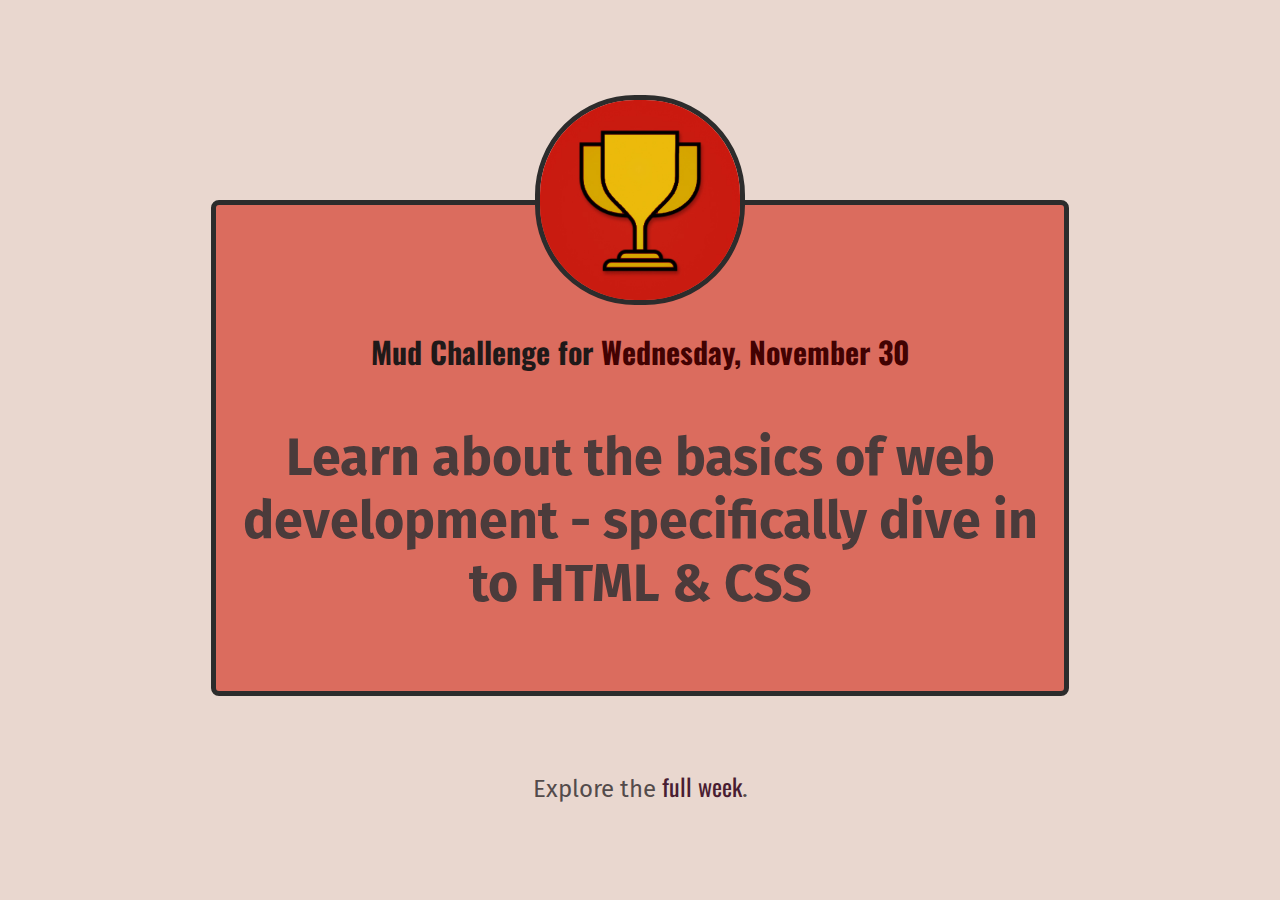
<file: index.html>
<!DOCTYPE html>
<html lang="en">

<head>
    <link rel="preconnect" href="https://fonts.googleapis.com">
    <link rel="preconnect" href="https://fonts.gstatic.com" crossorigin>
    <link href="https://fonts.googleapis.com/css2?family=Fira+Sans:wght@400;700&family=Oswald:wght@700&display=swap"
        rel="stylesheet">
    <meta charset="UTF-8">
    <link rel="stylesheet" href="styles/shared.css">
    <link rel="stylesheet" href="styles/daily-challenge.css">
    <title>My Daily Challenge</title>
</head>

<body>
    <main>
        <img src="images/challenges-trophy.jpg" alt="A Trophy">
        <h1>Mud Challenge for <span>Wednesday, November 30</span></h1>
        <p id="todays-challenge">Learn about the basics of web development - specifically dive in to HTML & CSS</p>
    </main>
    <footer>
        <p>Explore the <a href="full-week.html">full week</a>.</p>
    </footer>
</body>

</html>
</file>
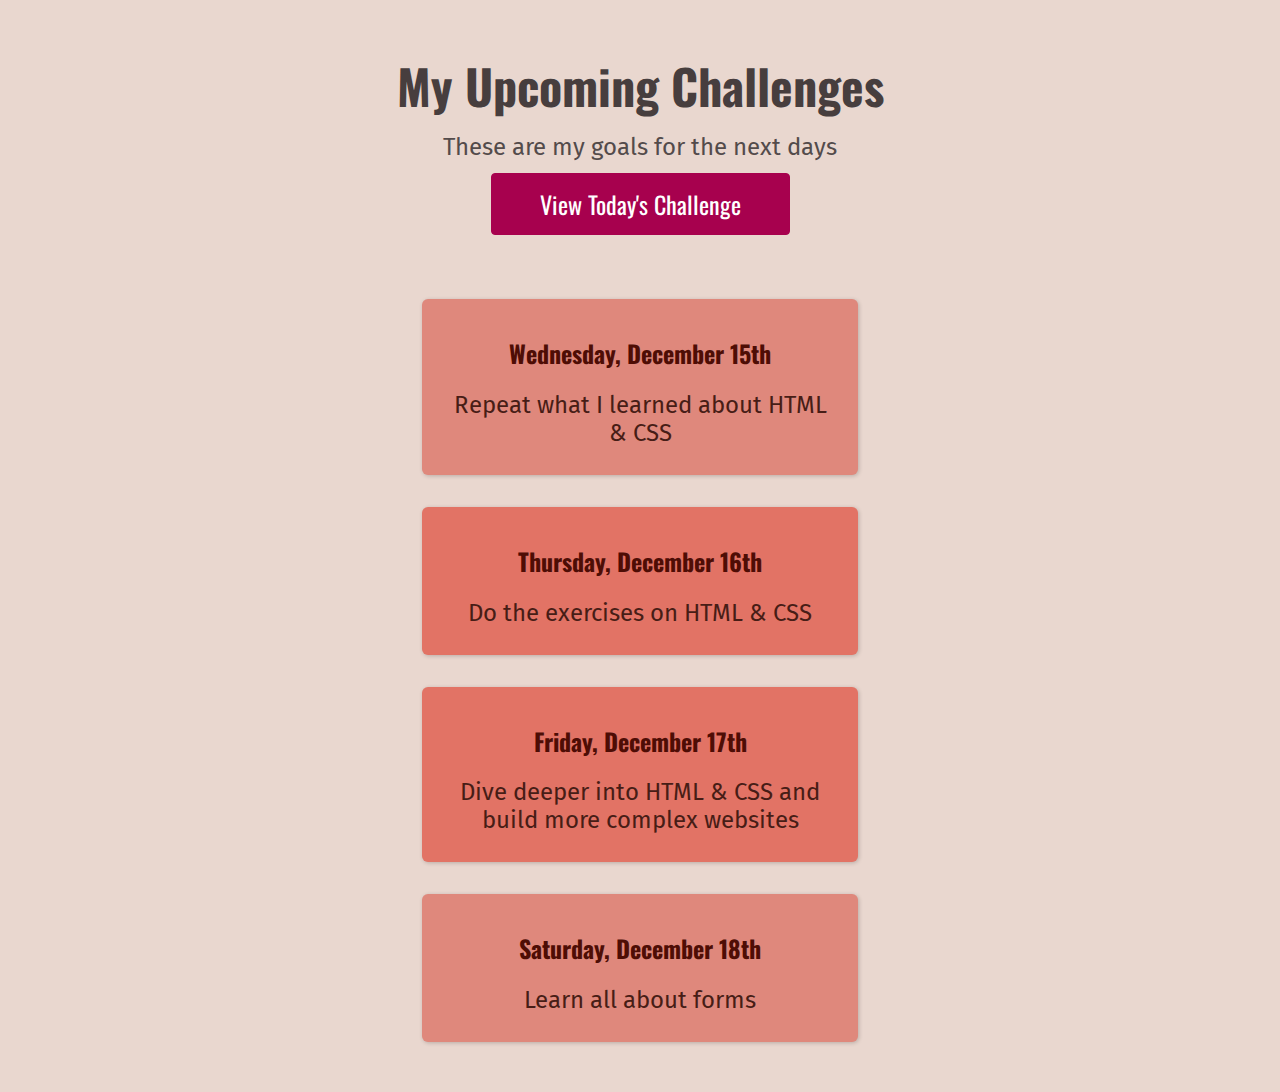
<file: full-week.html>
<!DOCTYPE html>
<html lang="en">

<head>
    <meta charset="UTF-8">
    <link rel="preconnect" href="https://fonts.googleapis.com">
    <link rel="preconnect" href="https://fonts.gstatic.com" crossorigin>
    <link href="https://fonts.googleapis.com/css2?family=Fira+Sans:wght@400;700&family=Oswald:wght@700&display=swap"
        rel="stylesheet">
    <link rel="stylesheet" href="styles/shared.css">
    <link rel="stylesheet" href="styles/full-week.css">
    <title>My Upcoming Challenges</title>
</head>

<body>
    <header>
        <h1>My Upcoming Challenges</h1>
        <p id="description">These are my goals for the next days</p>
        <a href="index.html">View Today's Challenge</a>
    </header>
    <main>
        <ol>
            <li>
                <h2>Wednesday, December 15th</h2>
                <p>Repeat what I learned about HTML & CSS</p>
            </li>
            <li class="highlight-goal">
                <h2>Thursday, December 16th</h2>
                <p>Do the exercises on HTML & CSS</p>
            </li>
            <li class="highlight-goal">
                <h2>Friday, December 17th</h2>
                <p> Dive deeper into HTML & CSS and build more complex websites</p>
            </li>
            <li>
                <h2>Saturday, December 18th</h2>
                <p>Learn all about forms</p>
            </li>
        </ol>
    </main>
</body>

</html>
</file>
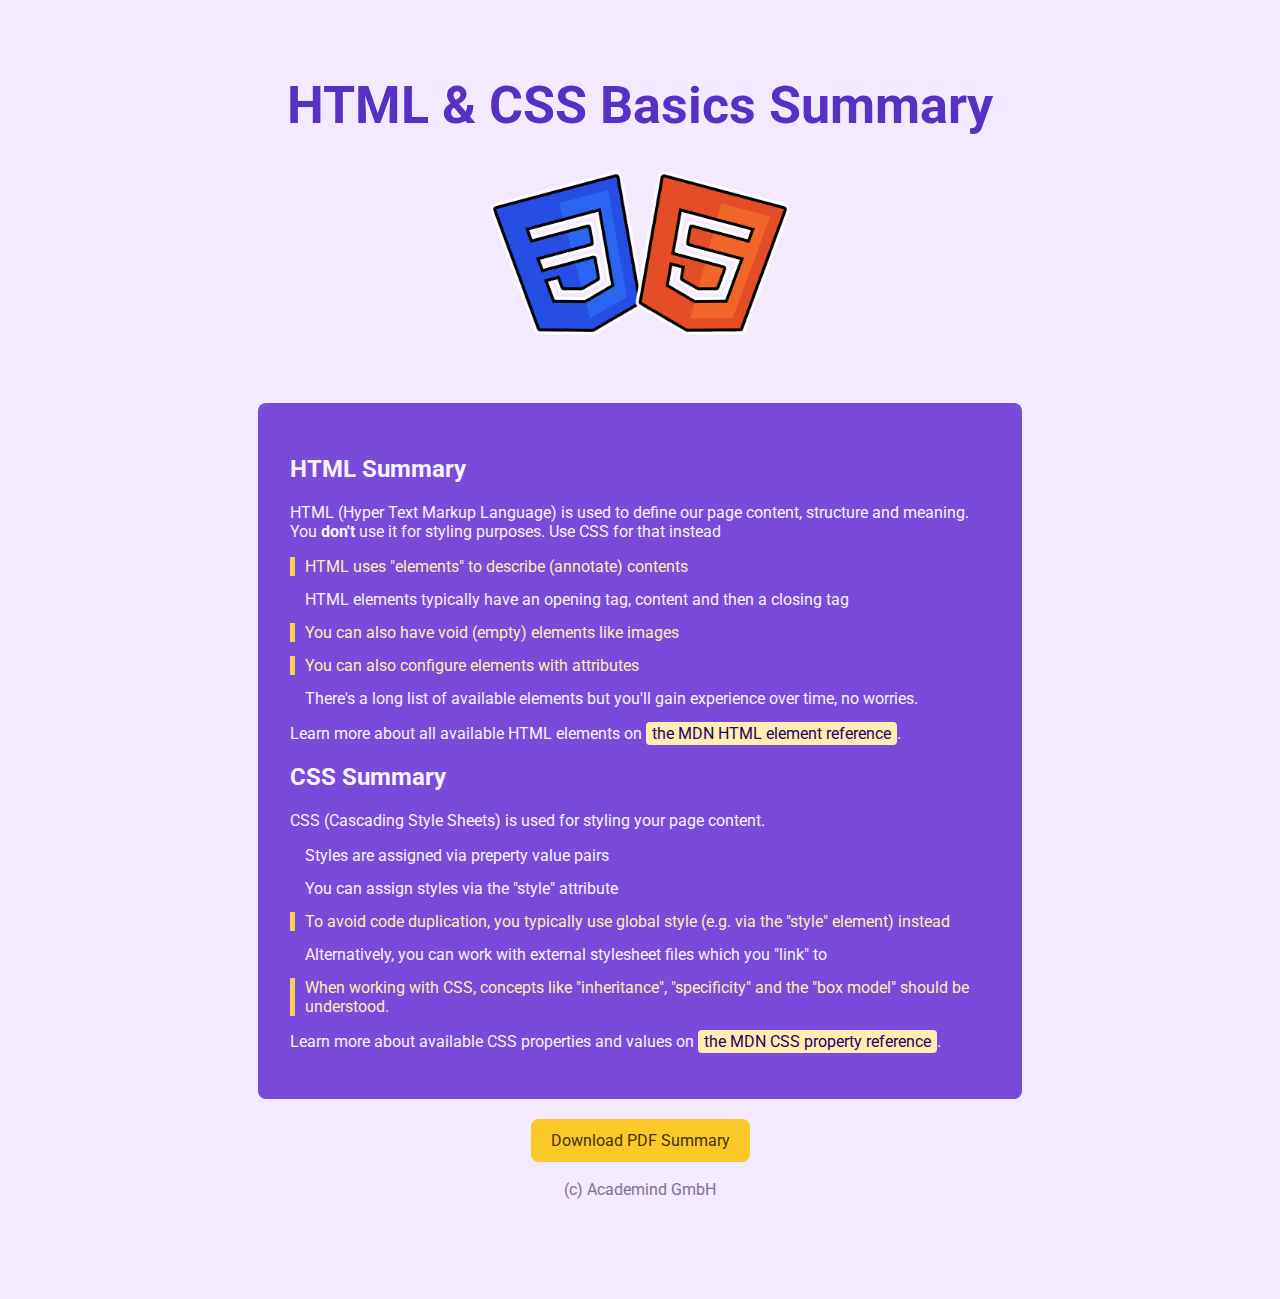
<file: html-css.html>
<!DOCTYPE html>
<html lang="en">

<head>
    <meta charset="UTF-8">
    <title>HTML & CSS Basics Summary</title>
    <link rel="preconnect" href="https://fonts.googleapis.com">
    <link rel="preconnect" href="https://fonts.gstatic.com" crossorigin>
    <link href="https://fonts.googleapis.com/css2?family=Roboto:wght@400;900&display=swap" rel="stylesheet">
    <link rel="stylesheet" href="styles/html-css.css">
</head>

<body>
    <header>
        <h1>HTML & CSS Basics Summary</h1>
        <img src="images/html-css.png" alt="HTML and CSS logos">
    </header>
    <main>
        <h2>HTML Summary</h2>
        <p>HTML (Hyper Text Markup Language) is used to define our page content,
            structure and meaning. You <span class="highlight">don't</span> use it for styling purposes. Use CSS
            for that instead
        </p>
        <ul id="html-list">
            <li class="extra-important">HTML uses "elements" to describe (annotate) contents</li>
            <li>HTML elements typically have an opening tag, content and then a closing tag</li>
            <li class="extra-important">You can also have void (empty) elements like images</li>
            <li class="extra-important">You can also configure elements with attributes</li>
            <li>There's a long list of available elements but you'll gain experience over time, no worries.</li>
        </ul>
        <p>Learn more about all available HTML elements on <a
                href="https://developer.mozilla.org/en-US/docs/Web/HTML/Element">the MDN HTML element reference</a>.
        </p>

        <h2>CSS Summary</h2>
        <p>CSS (Cascading Style Sheets) is used for styling your page content.</p>
        <ul id="css-list">
            <li>Styles are assigned via preperty value pairs</li>
            <li>You can assign styles via the "style" attribute</li>
            <li class="extra-important">To avoid code duplication, you typically use global style (e.g. via the "style" element) instead</li>
            <li>Alternatively, you can work with external stylesheet files which you "link" to</li>
            <li class="extra-important">When working with CSS, concepts like "inheritance", "specificity" and the "box model" should be
                understood.</li>
        </ul>
        <p>Learn more about available CSS properties and values on <a
                href="https://developer.mozilla.org/en-US/docs/Web/CSS/Reference">the MDN CSS property reference</a>.
        </p>
    </main>
    <footer>
        <a href="html-css-basics-summary.pdf" target="_blank">Download PDF Summary</a>
        <p>(c) Academind GmbH</p>
    </footer>
</body>

</html>
</file>
<file: styles/shared.css>
body {
    background-color: rgb(233, 215, 207);
    text-align: center;
    color: rgb(83, 75, 75);
    margin: 50px;
}

h1 {
    font-family: 'Oswald', sans-serif;
}

p {
    font-family: 'Fira Sans', sans-serif;
    font-size: 24px;
}

a {
    font-family: 'Oswald', sans-serif;
    text-decoration: none;
    color: rgb(167, 1, 78);
}

a:hover {
    text-decoration: underline;
}
</file>
<file: styles/daily-challenge.css>
main {
    width: 800px;
    margin: 200px auto 72px auto;
    background-color: rgb(219, 108, 94);
    padding: 24px;
    border: 5px solid rgb(44, 44, 44);
    border-radius: 8px;
    box-shadow: 1xp 2px 8px rgba(0, 0, 0, 0.3);
}

img {
    width: 200px;
    height: 200px;
    border-radius: 100px;
    border: 5px solid rgb(44, 44, 44);
    margin-top: -134px;
}

h1 {
    font-size: 30px;
    color: rgb(31, 25, 25);
}

a {
    color: rgb(73, 29, 50);
}

span {
    color: rgb(66, 2, 2);
}

#todays-challenge {
    color: rgb(75, 59, 59);
    font-weight: bold;
    font-size: 52px;
}
</file>
<file: styles/full-week.css>
header {
    margin-bottom: 64px;
}

h1 {
    font-size: 48px;
    color: rgb(71, 62, 62);
    margin: 0;
}

#description {
    margin: 12px;
}

/* header p {
    margin-bottom: 36px;
} */

a {
    padding: 12px 48px;
    background-color: rgb(167, 1, 78);
    color: white;
    border: 1px solid rgb(167, 1, 78);
    border-radius: 4px;
    font-size: 24px;
    display: inline-block;
    margin: 0;
}

a:hover {
    text-decoration: none;
    background-color: rgb(180, 12, 90);
}



ol {
    list-style: none;
    width: 500px;
    margin: 36px auto 0 auto;
    padding: 0;
}

li {
    background-color: rgb(223, 136, 124);
    border-radius: 6px;
    margin: 32px;
    padding: 16px;
    box-shadow: 1px 1px 4px rgba(0, 0, 0, 0.2);
}

h2 {
    color: rgb(78, 13, 5);
    font-family: 'Oswald', sans-serif;
}

main p {
    margin: 12px;
    color: rgb(71, 29, 22);
}

.highlight-goal {
    background-color: rgb(226, 115, 101);
}
</file>
<file: styles/html-css.css>
body {
    font-family: 'Roboto', sans-serif;
    background-color: rgb(244, 234, 255);
}

h1 {
    color: rgb(88, 49, 196);
    font-size: 52px;
}

header {
    text-align: center;
    padding: 32px;
}

header img {
    width: 300px;
}

main {
    background-color: rgb(122, 74, 218);
    padding: 32px;
    margin: 32px auto;
    width: 700px;
    border-radius: 8px;
    color: rgb(248, 241, 255);
    text-align: left;
}

ul {
    margin: 0;
    padding: 0;
    list-style: none;
}

li {
    margin: 14px 0;
    padding-left: 10px;
    border-left: 5px solid transparent;
}

a {
    text-decoration: none;
    color: rgb(36, 3, 102);
    background-color: rgb(255, 237, 177);
    padding: 2px 6px;
    border-radius: 4px;
}

a:hover,
a:active {
    background-color: rgb(250, 201, 39);
}

footer {
    text-align: center;
    margin-bottom: 100px;
}

footer p {
    color: rgb(131, 113, 149);
    margin-top: 30px;
}

footer a {
    padding: 12px 20px;
    border-radius: 8px;
    background-color: rgb(250, 201, 39);
    color: rgb(66, 51, 4);
}

footer a:hover,
footer a:active {
background-color: rgb(255, 186, 58);
}

.extra-important {
    color: rgb(255, 237, 177);
    border-color: rgb(247, 209, 85);
}

.highlight {
    font-weight: bold;
}
</file>
